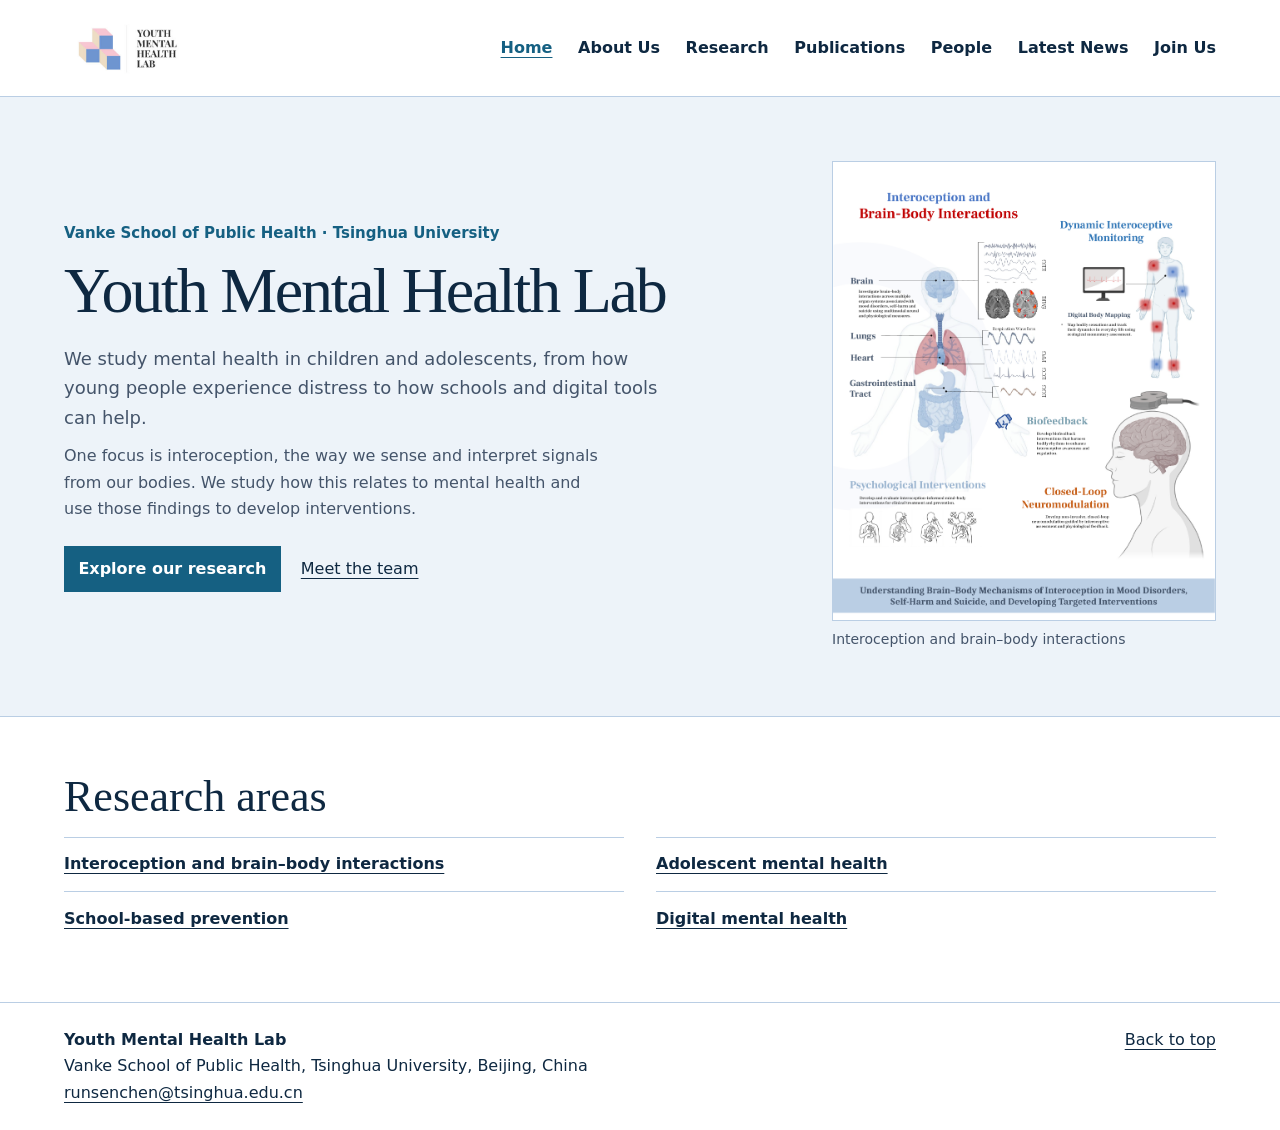
<file: index.html>
<!doctype html>
<html lang="en">
<head>
  <meta charset="utf-8">
  <meta name="viewport" content="width=device-width, initial-scale=1">
  <meta name="description" content="The Youth Mental Health Lab at Tsinghua University studies adolescent mental health, brain–body interactions, and interventions in schools and everyday life.">
  <title>Youth Mental Health Lab | Tsinghua University</title>
  <link rel="stylesheet" href="styles.css">
</head>
<body>
  <a class="skip" href="#main">Skip to content</a>
  <header class="site-header" id="top">
    <div class="wrap header-inner">
      <a class="wordmark" href="index.html"><img src="ymh-lab-logo.jpg" width="376" height="188" alt="Youth Mental Health Lab home"></a>
      <nav aria-label="Main navigation">
        <a href="index.html" aria-current="page">Home</a>
        <a href="https://www.ymhlab.net/about-2">About Us</a>
        <a href="research.html">Research</a>
        <a href="https://www.ymhlab.net/%E5%89%AF%E6%9C%AC-key-publications">Publications</a>
        <a href="https://www.ymhlab.net/member-copy-1">People</a>
        <a href="https://www.ymhlab.net/services-9">Latest News</a>
        <a href="https://www.ymhlab.net/contact">Join Us</a>
      </nav>
    </div>
  </header>
  <main id="main">
    <section class="hero" aria-labelledby="home-title">
      <div class="wrap home-hero">
        <div class="home-intro">
          <p class="affiliation">Vanke School of Public Health · Tsinghua University</p>
          <h1 id="home-title">Youth Mental Health Lab</h1>
          <p>We study mental health in children and adolescents, from how young people experience distress to how schools and digital tools can help.</p>
          <p>One focus is interoception, the way we sense and interpret signals from our bodies. We study how this relates to mental health and use those findings to develop interventions.</p>
          <div class="home-actions">
            <a class="primary-link" href="research.html">Explore our research</a>
            <a href="https://www.ymhlab.net/member-copy-1">Meet the team</a>
          </div>
        </div>
        <figure class="home-figure">
          <a href="brain-body-research.png">
            <img src="brain-body-research.png" width="1834" height="2200" alt="View the full-size lab visual on brain–body measurements, digital body mapping, and interventions.">
          </a>
          <figcaption>Interoception and brain–body interactions</figcaption>
        </figure>
      </div>
    </section>

    <section class="wrap home-research" aria-labelledby="research-areas-title">
      <h2 id="research-areas-title">Research areas</h2>
      <ul class="home-topics">
        <li><a href="research.html#interoception">Interoception and brain–body interactions</a></li>
        <li><a href="research.html#development">Adolescent mental health</a></li>
        <li><a href="research.html#schools">School-based prevention</a></li>
        <li><a href="research.html#digital">Digital mental health</a></li>
      </ul>
    </section>
  </main>
  <footer>
    <div class="wrap footer-inner">
      <div>
        <strong>Youth Mental Health Lab</strong>
        <p>Vanke School of Public Health, Tsinghua University, Beijing, China</p>
        <a href="mailto:runsenchen@tsinghua.edu.cn">runsenchen@tsinghua.edu.cn</a>
      </div>
      <a href="#top">Back to top</a>
    </div>
  </footer>
</body>
</html>
</file>
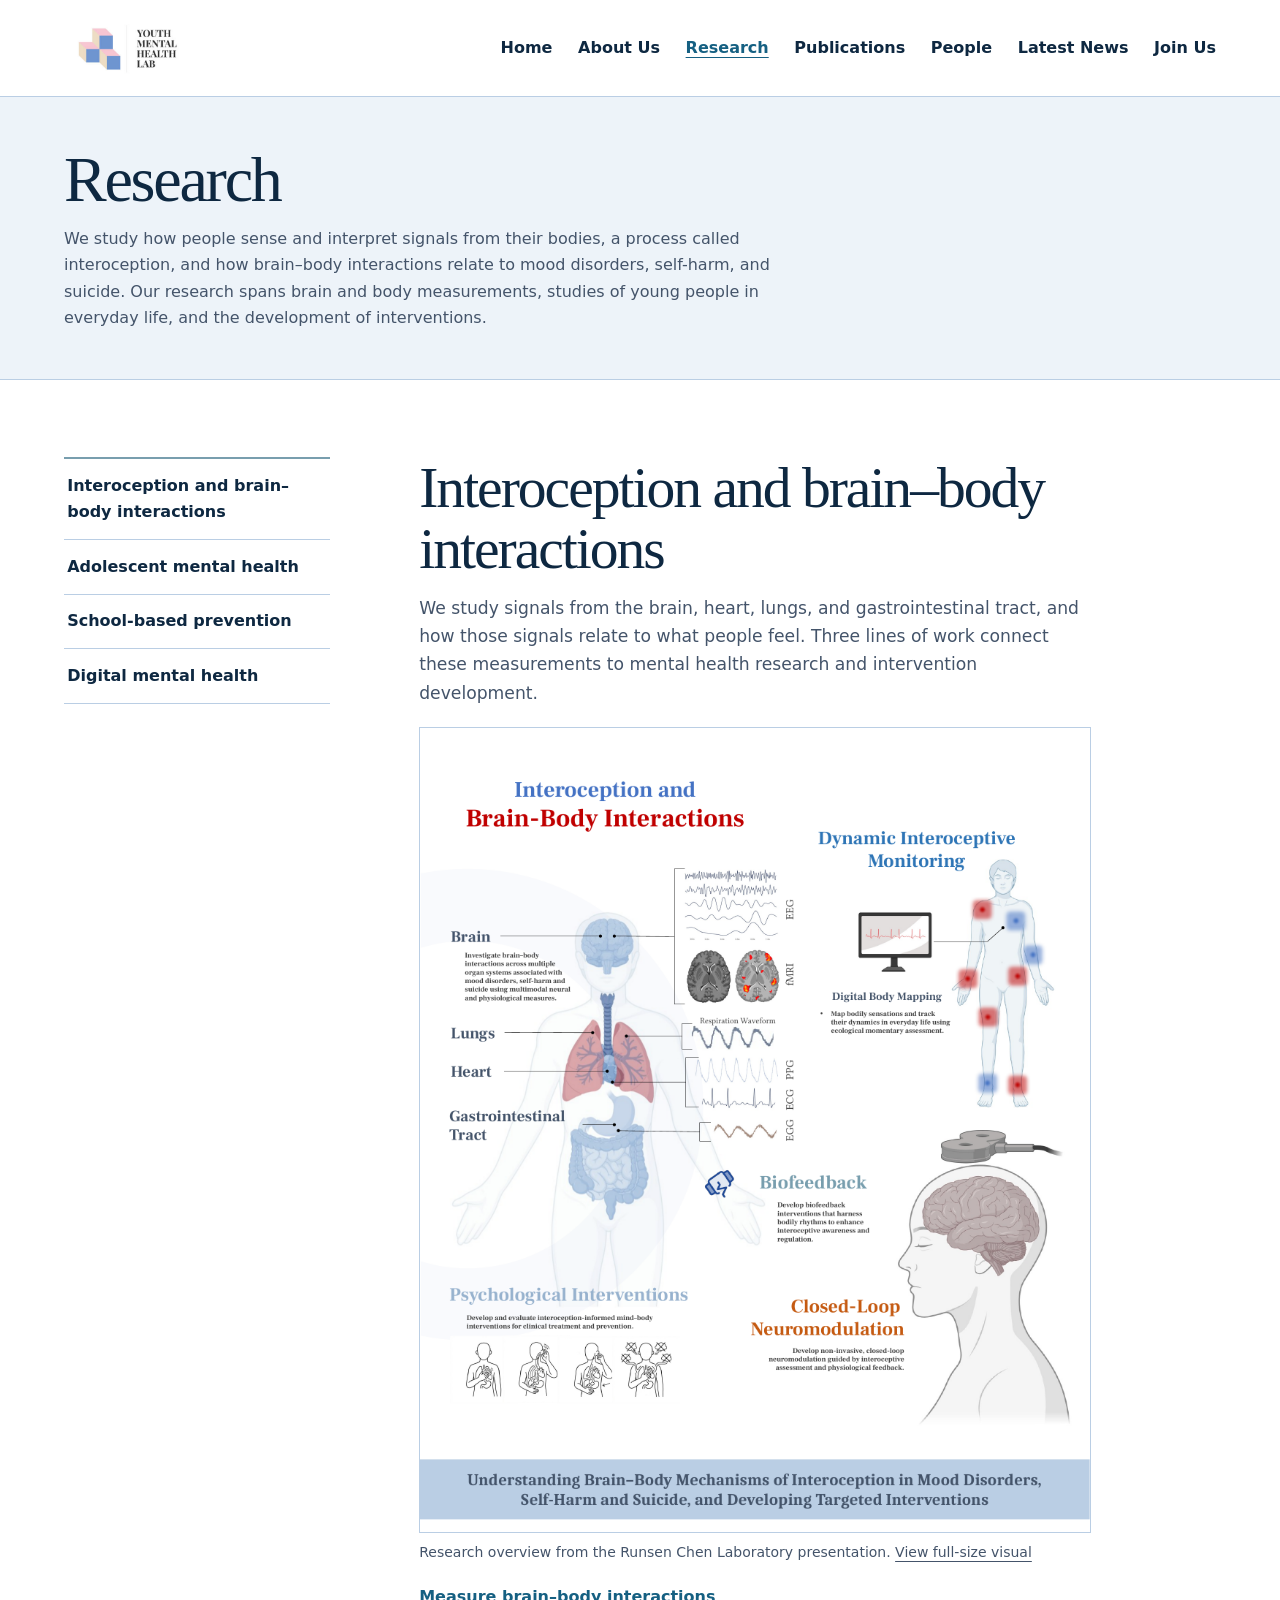
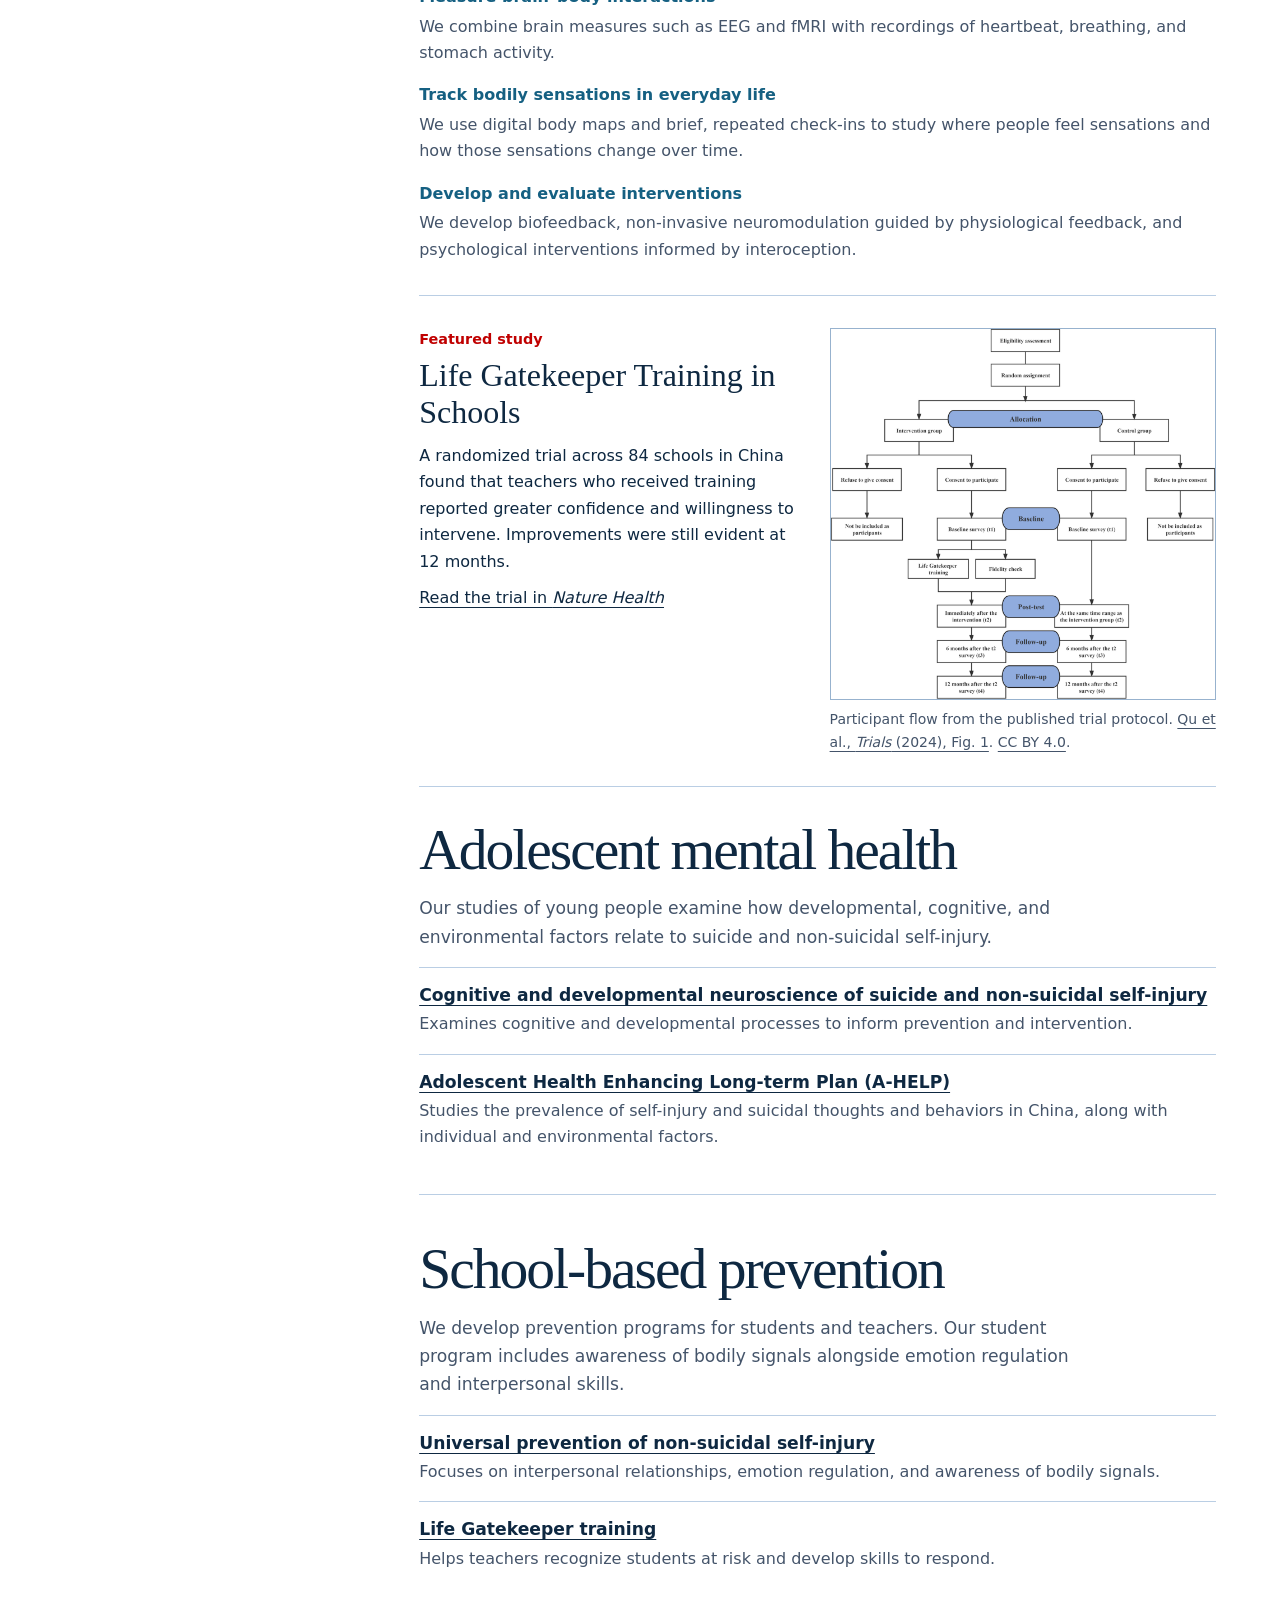
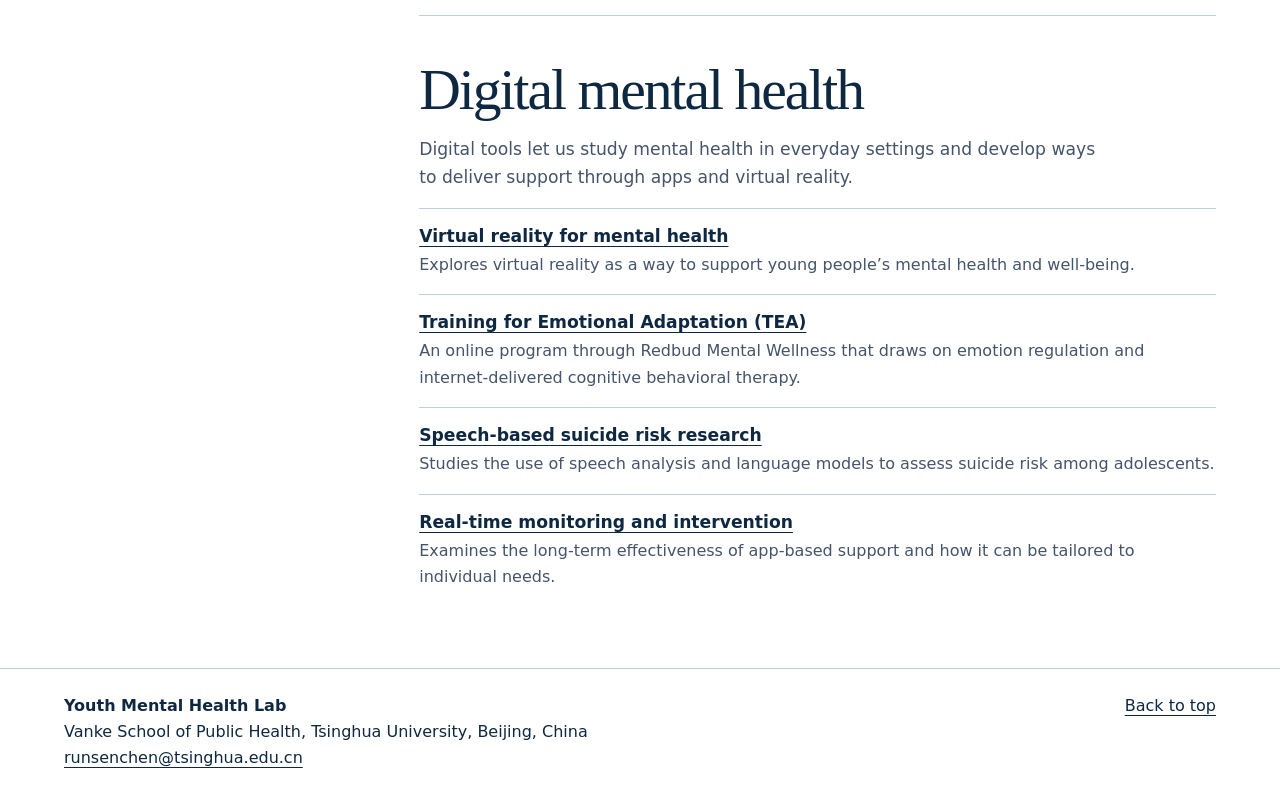
<file: research.html>
<!doctype html>
<html lang="en">
<head>
  <meta charset="utf-8">
  <meta name="viewport" content="width=device-width, initial-scale=1">
  <meta name="description" content="Explore Youth Mental Health Lab research on interoception, adolescent mental health, school-based prevention, and digital interventions.">
  <title>Research | Youth Mental Health Lab</title>
  <link rel="stylesheet" href="styles.css">
</head>
<body>
  <a class="skip" href="#main">Skip to content</a>
  <header class="site-header" id="top">
    <div class="wrap header-inner">
      <a class="wordmark" href="index.html"><img src="ymh-lab-logo.jpg" width="376" height="188" alt="Youth Mental Health Lab home"></a>
      <nav aria-label="Main navigation">
        <a href="index.html">Home</a>
        <a href="https://www.ymhlab.net/about-2">About Us</a>
        <a href="#research" aria-current="page">Research</a>
        <a href="https://www.ymhlab.net/%E5%89%AF%E6%9C%AC-key-publications">Publications</a>
        <a href="https://www.ymhlab.net/member-copy-1">People</a>
        <a href="https://www.ymhlab.net/services-9">Latest News</a>
        <a href="https://www.ymhlab.net/contact">Join Us</a>
      </nav>
    </div>
  </header>
  <main id="main">
    <section class="hero" id="research" aria-labelledby="research-title">
      <div class="wrap hero-inner">
        <div>
          <h1 id="research-title">Research</h1>
          <p>We study how people sense and interpret signals from their bodies, a process called interoception, and how brain–body interactions relate to mood disorders, self-harm, and suicide. Our research spans brain and body measurements, studies of young people in everyday life, and the development of interventions.</p>
        </div>
      </div>
    </section>
    <div class="wrap study-layout" id="studies">
      <nav class="topics" aria-label="Research areas">
        <a href="#interoception">Interoception and brain–body interactions</a>
        <a href="#development">Adolescent mental health</a>
        <a href="#schools">School-based prevention</a>
        <a href="#digital">Digital mental health</a>
      </nav>
      <div class="areas">
        <section class="area research-program" id="interoception">
          <h2>Interoception and brain–body interactions</h2>
          <p>We study signals from the brain, heart, lungs, and gastrointestinal tract, and how those signals relate to what people feel. Three lines of work connect these measurements to mental health research and intervention development.</p>
          <figure class="program-figure">
            <a href="brain-body-research.png" aria-label="Open the brain–body research visual at full size">
              <img src="brain-body-research.png" width="1834" height="2200" alt="Lab research overview linking brain, heart, lung, and gastrointestinal measurements with digital body mapping, biofeedback, neuromodulation, and psychological interventions.">
            </a>
            <figcaption>Research overview from the Runsen Chen Laboratory presentation. <a href="brain-body-research.png">View full-size visual</a></figcaption>
          </figure>
          <dl class="program">
            <dt>Measure brain–body interactions</dt>
            <dd>We combine brain measures such as EEG and fMRI with recordings of heartbeat, breathing, and stomach activity.</dd>
            <dt>Track bodily sensations in everyday life</dt>
            <dd>We use digital body maps and brief, repeated check-ins to study where people feel sensations and how those sensations change over time.</dd>
            <dt>Develop and evaluate interventions</dt>
            <dd>We develop biofeedback, non-invasive neuromodulation guided by physiological feedback, and psychological interventions informed by interoception.</dd>
          </dl>
        </section>
        <section class="featured" aria-labelledby="featured-title">
          <div>
            <p class="feature-label">Featured study</p>
            <h2 id="featured-title">Life Gatekeeper Training in Schools</h2>
            <p>A randomized trial across 84 schools in China found that teachers who received training reported greater confidence and willingness to intervene. Improvements were still evident at 12 months.</p>
            <a href="https://www.nature.com/articles/s44360-025-00037-2">Read the trial in <cite>Nature Health</cite></a>
          </div>
          <figure>
            <img src="gatekeeper-trial.png" alt="Trial design showing school-level randomization to training or a waitlist, with follow-up at six and twelve months.">
            <figcaption>Participant flow from the published trial protocol. <a href="https://doi.org/10.1186/s13063-024-08137-2">Qu et al., <cite>Trials</cite> (2024), Fig. 1</a>. <a href="https://creativecommons.org/licenses/by/4.0/">CC BY 4.0</a>.</figcaption>
          </figure>
        </section>
        <section class="area" id="development">
          <h2>Adolescent mental health</h2>
          <p>Our studies of young people examine how developmental, cognitive, and environmental factors relate to suicide and non-suicidal self-injury.</p>
          <article class="study">
            <h3><a href="https://www.ymhlab.net/understanding-cognitive-and-developmental-neuroscience-of-suicide-and-non-suicidal-self-injury">Cognitive and developmental neuroscience of suicide and non-suicidal self-injury</a></h3>
            <p>Examines cognitive and developmental processes to inform prevention and intervention.</p>
          </article>
          <article class="study">
            <h3><a href="https://www.ymhlab.net/adolescent-health-enhancing-long-term-plan-a-help">Adolescent Health Enhancing Long-term Plan (A-HELP)</a></h3>
            <p>Studies the prevalence of self-injury and suicidal thoughts and behaviors in China, along with individual and environmental factors.</p>
          </article>
        </section>
        <section class="area" id="schools">
          <h2>School-based prevention</h2>
          <p>We develop prevention programs for students and teachers. Our student program includes awareness of bodily signals alongside emotion regulation and interpersonal skills.</p>
          <article class="study">
            <h3><a href="https://www.ymhlab.net/school-based-universal-prevention-program-targeting-non-suicidal-self-injury">Universal prevention of non-suicidal self-injury</a></h3>
            <p>Focuses on interpersonal relationships, emotion regulation, and awareness of bodily signals.</p>
          </article>
          <article class="study">
            <h3><a href="https://www.ymhlab.net/developing-school-prevention-and-intervention-programs-gatekeeper">Life Gatekeeper training</a></h3>
            <p>Helps teachers recognize students at risk and develop skills to respond.</p>
          </article>
        </section>
        <section class="area" id="digital">
          <h2>Digital mental health</h2>
          <p>Digital tools let us study mental health in everyday settings and develop ways to deliver support through apps and virtual reality.</p>
          <article class="study">
            <h3><a href="https://www.ymhlab.net/virtual-reality-vr-intervention-for-mental-health">Virtual reality for mental health</a></h3>
            <p>Explores virtual reality as a way to support young people’s mental health and well-being.</p>
          </article>
          <article class="study">
            <h3><a href="https://www.ymhlab.net/transdiagnostic-digital-intervention">Training for Emotional Adaptation (TEA)</a></h3>
            <p>An online program through Redbud Mental Wellness that draws on emotion regulation and internet-delivered cognitive behavioral therapy.</p>
          </article>
          <article class="study">
            <h3><a href="https://www.ymhlab.net/serious-game">Speech-based suicide risk research</a></h3>
            <p>Studies the use of speech analysis and language models to assess suicide risk among adolescents.</p>
          </article>
          <article class="study">
            <h3><a href="https://www.ymhlab.net/developing-real-time-monitoring-and-intervention">Real-time monitoring and intervention</a></h3>
            <p>Examines the long-term effectiveness of app-based support and how it can be tailored to individual needs.</p>
          </article>
        </section>
      </div>
    </div>
  </main>
  <footer>
    <div class="wrap footer-inner">
      <div>
        <strong>Youth Mental Health Lab</strong>
        <p>Vanke School of Public Health, Tsinghua University, Beijing, China</p>
        <a href="mailto:runsenchen@tsinghua.edu.cn">runsenchen@tsinghua.edu.cn</a>
      </div>
      <a href="#top">Back to top</a>
    </div>
  </footer>
</body>
</html>
</file>
<file: styles.css>
:root {
  color-scheme: light;
  --paper: #ffffff;
  --ink: #0e2841;
  --muted: #44546a;
  --accent: #156082;
  --line: #bacee4;
  --slide-blue: #97b2ce;
  --slide-teal: #789eae;
  --slide-red: #c00000;
}

* { box-sizing: border-box; }
body { margin: 0; background: var(--paper); color: var(--ink); font: 1rem/1.65 system-ui, sans-serif; }
a { color: inherit; text-underline-offset: .25em; }
a:focus-visible { outline: 3px solid currentColor; outline-offset: 5px; }
h1, h2, h3, p { margin: 0; }
.wrap { width: min(100% - 3rem, 72rem); margin-inline: auto; }
.skip { position: absolute; inset-block-start: .5rem; inset-inline-start: .5rem; padding: .5rem 1rem; background: var(--paper); transform: translateY(-150%); z-index: 2; }
.skip:focus { transform: none; }

.header-inner, .footer-inner { display: flex; align-items: center; justify-content: space-between; gap: 1rem; padding-block: 1rem; }
.wordmark { display: block; flex: 0 0 8rem; }
.wordmark img { display: block; width: 8rem; height: auto; }
.site-header nav { display: flex; gap: clamp(1rem, 4vw, 2rem); font-weight: 600; }
.site-header nav a { text-decoration: none; }
.site-header nav a:hover { text-decoration: underline; }

.hero { background: #edf3f9; border-block: 1px solid var(--line); }
.hero-inner { padding-block: clamp(1.75rem, 4vw, 3rem); }
.hero h1 { font: 400 clamp(2.6rem, 5vw, 4rem)/1.1 Georgia, serif; letter-spacing: -.035em; }
.hero p { margin-top: .65rem; max-width: 75ch; color: var(--muted); }

.research-program { padding-bottom: 2rem; margin-bottom: 2rem; border-bottom: 1px solid var(--line); }
.program-figure { margin: 1.25rem 0; max-width: 42rem; }
.program-figure > a { display: block; }
.program-figure img { display: block; width: 100%; height: auto; border: 1px solid var(--line); }
.program-figure figcaption { margin-top: .5rem; font-size: .875rem; color: var(--muted); }
.program { margin: 1.2rem 0 0; }
.program dt { font-weight: 700; color: var(--accent); }
.program dd { margin: .2rem 0 1rem; color: var(--muted); }
.program dd:last-child { margin-bottom: 0; }

.featured { display: grid; grid-template-columns: 1fr 1fr; gap: 1.5rem; padding-bottom: 2rem; margin-bottom: 2rem; border-bottom: 1px solid var(--line); }
.feature-label { font-size: .9rem; font-weight: 650; color: var(--slide-red); }
.featured h2 { font: 400 2rem/1.15 Georgia, serif; margin-block: .35rem .75rem; }
.featured div > a { display: inline-block; margin-top: .65rem; }
.featured figure { margin: 0; }
.featured img { display: block; width: 100%; height: auto; border: 1px solid var(--slide-blue); }
.featured figcaption { margin-top: .5rem; font-size: .875rem; color: var(--muted); }

.study-layout { display: grid; grid-template-columns: minmax(13rem, 1fr) minmax(0, 3fr); gap: clamp(2rem, 7vw, 6.5rem); padding-block: clamp(2rem, 6vw, 5rem); }
.topics { align-self: start; position: sticky; top: 1.5rem; border-block-start: 2px solid var(--slide-teal); }
.topics a { display: block; padding: .85rem .2rem; border-block-end: 1px solid var(--line); font-weight: 650; text-decoration: none; }
.topics a:hover { text-decoration: underline; color: var(--accent); }
.area { scroll-margin-block-start: 1.5rem; }
.area + .area { margin-top: 2.7rem; padding-top: 2.7rem; border-top: 1px solid var(--line); }
.area h2 { font: 400 clamp(2.25rem, 5vw, 3.6rem)/1.06 Georgia, serif; letter-spacing: -.035em; }
.area h2 + p { margin-top: .9rem; font-size: 1.075rem; max-width: 62ch; }
.area p { color: var(--muted); }
.study { margin-top: 1rem; padding-top: 1rem; border-top: 1px solid var(--line); }
.study h3 { font-size: 1.075rem; line-height: 1.35; margin-bottom: .25rem; }
footer { border-top: 1px solid var(--line); }

@media (max-width: 44rem) {
  .wrap { width: calc(100% - 2rem); }
  .study-layout { grid-template-columns: 1fr; }
  .topics { position: static; }
  .featured { grid-template-columns: 1fr; }
}


.site-header nav { flex-wrap: wrap; column-gap: clamp(.8rem, 2vw, 1.6rem); row-gap: .2rem; }
.site-header nav a[aria-current="page"] { color: var(--accent); text-decoration: underline; }
.study a:hover { color: var(--accent); }
.footer-inner { align-items: flex-start; padding-block: 1.5rem; }
.footer-inner > a { flex-shrink: 0; }
@media (max-width: 44rem) {
  .header-inner, .footer-inner { align-items: flex-start; flex-direction: column; }
  .wordmark { flex-basis: auto; }
}

.home-hero {
  display: grid;
  grid-template-columns: minmax(0, 1fr) minmax(0, 24rem);
  align-items: center;
  gap: clamp(2rem, 6vw, 5rem);
  padding-block: clamp(2rem, 5vw, 4rem);
}
.home-intro > .affiliation { margin: 0 0 .65rem; color: var(--accent); font-size: .9375rem; font-weight: 650; }
.home-intro > p { max-width: 54ch; }
.home-intro h1 + p { margin-top: 1.1rem; font-size: 1.125rem; }
.home-actions { display: flex; flex-wrap: wrap; align-items: center; gap: .85rem 1.25rem; margin-top: 1.5rem; }
.primary-link { display: inline-block; padding: .6rem .9rem; background: var(--accent); color: var(--paper); font-weight: 650; text-decoration: none; }
.primary-link:hover { background: var(--ink); }
.primary-link:focus-visible { outline-color: var(--ink); }
.home-figure { margin: 0; }
.home-figure a { display: block; }
.home-figure img { display: block; width: 100%; height: auto; border: 1px solid var(--line); }
.home-figure figcaption { margin-top: .45rem; font-size: .875rem; color: var(--muted); }
.home-research { padding-block: clamp(2rem, 5vw, 3.5rem); }
.home-research h2 { font: 400 clamp(2rem, 4vw, 2.75rem)/1.1 Georgia, serif; }
.home-topics { display: grid; grid-template-columns: repeat(2, minmax(0, 1fr)); gap: 0 2rem; padding: 0; margin: 1rem 0 0; list-style: none; }
.home-topics li { border-top: 1px solid var(--line); }
.home-topics a { display: block; padding-block: .85rem; font-weight: 650; }
.home-topics a:hover { color: var(--accent); }

@media (max-width: 52rem) {
  .home-hero { grid-template-columns: 1fr; }
  .home-figure { max-width: 24rem; }
}

@media (max-width: 36rem) {
  .home-topics { grid-template-columns: 1fr; }
}
</file>
